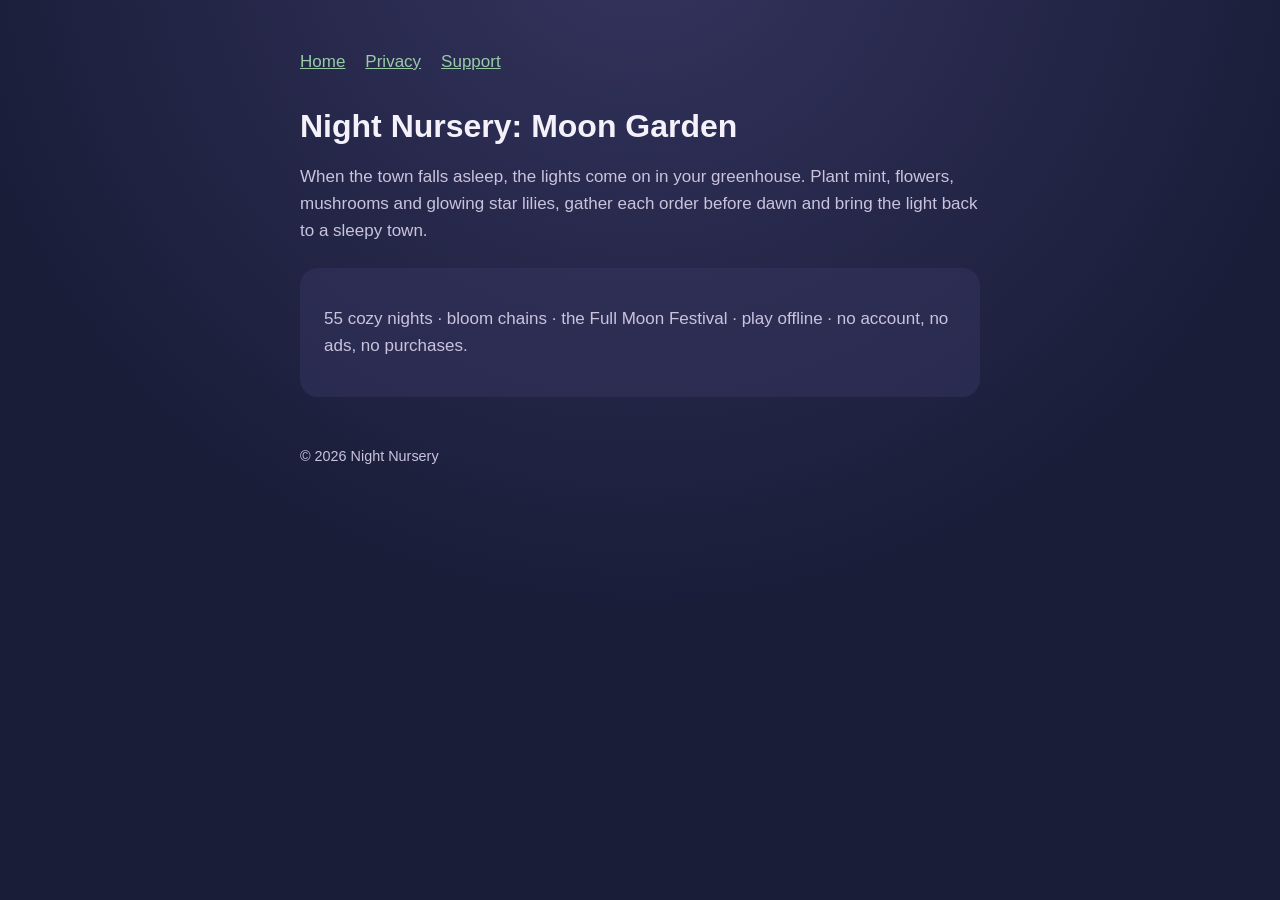
<file: index.html>
<!doctype html>
<html lang="en">
<head>
<meta charset="utf-8">
<meta name="viewport" content="width=device-width, initial-scale=1">
<title>Night Nursery: Moon Garden</title>
<meta name="description" content="A cozy night greenhouse game. Grow glowing plants and light up a sleepy town.">
<link rel="stylesheet" href="style.css">
</head>
<body><main>
<nav><a href="./">Home</a><a href="privacy/">Privacy</a><a href="support/">Support</a></nav>
<h1>Night Nursery: Moon Garden</h1>
<p>When the town falls asleep, the lights come on in your greenhouse. Plant mint, flowers, mushrooms and glowing star lilies, gather each order before dawn and bring the light back to a sleepy town.</p>
<div class="card">
<p>55 cozy nights · bloom chains · the Full Moon Festival · play offline · no account, no ads, no purchases.</p>
</div>
<footer>© 2026 Night Nursery</footer>
</main></body>
</html>
</file>
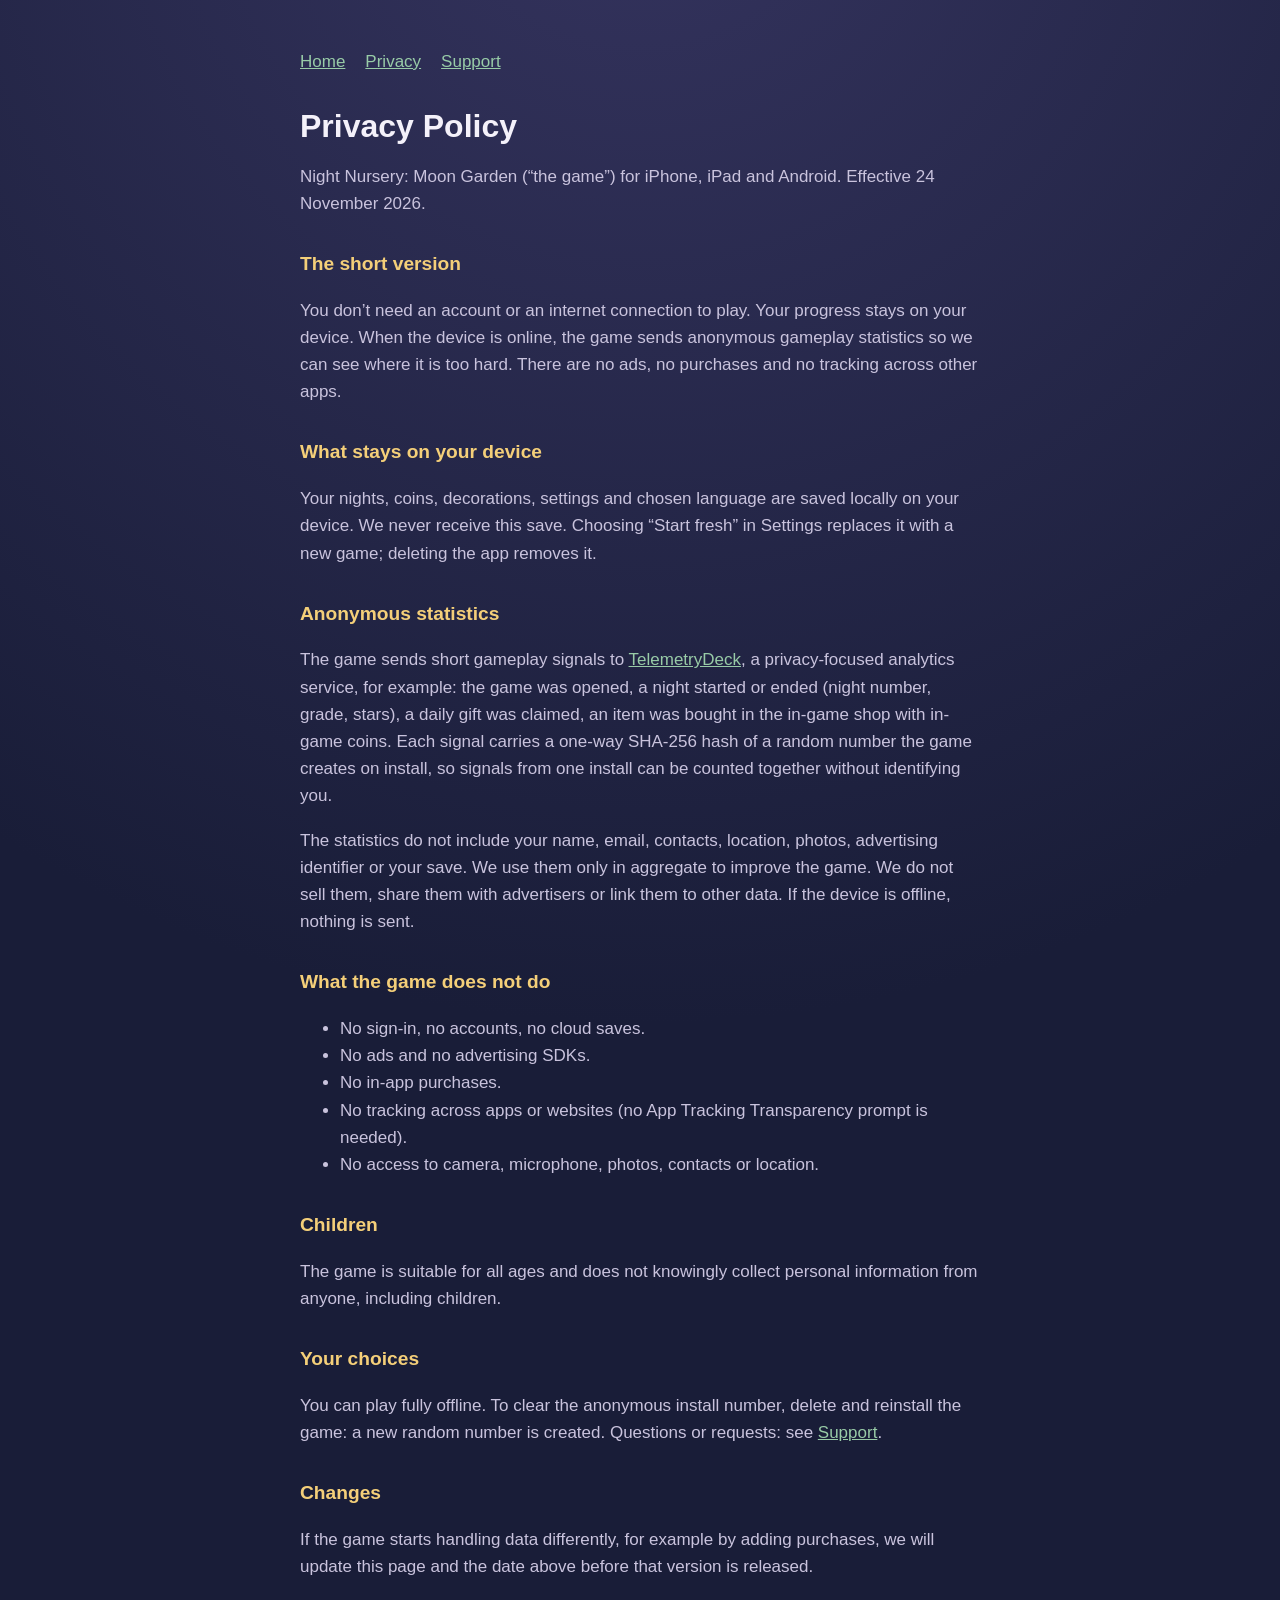
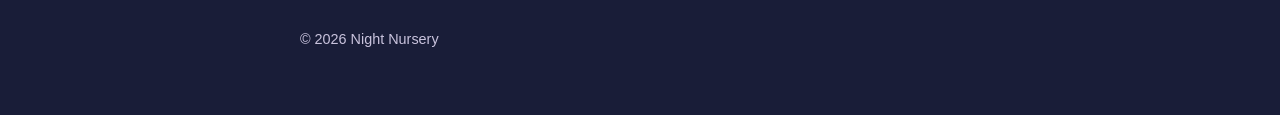
<file: privacy/index.html>
<!doctype html>
<html lang="en">
<head>
<meta charset="utf-8">
<meta name="viewport" content="width=device-width, initial-scale=1">
<title>Privacy Policy · Night Nursery</title>
<link rel="stylesheet" href="../style.css">
</head>
<body><main>
<nav><a href="../">Home</a><a href="./">Privacy</a><a href="../support/">Support</a></nav>
<h1>Privacy Policy</h1>
<p>Night Nursery: Moon Garden (“the game”) for iPhone, iPad and Android. Effective 24 November 2026.</p>

<h2>The short version</h2>
<p>You don’t need an account or an internet connection to play. Your progress stays on your device. When the device is online, the game sends anonymous gameplay statistics so we can see where it is too hard. There are no ads, no purchases and no tracking across other apps.</p>

<h2>What stays on your device</h2>
<p>Your nights, coins, decorations, settings and chosen language are saved locally on your device. We never receive this save. Choosing “Start fresh” in Settings replaces it with a new game; deleting the app removes it.</p>

<h2>Anonymous statistics</h2>
<p>The game sends short gameplay signals to <a href="https://telemetrydeck.com/privacy/">TelemetryDeck</a>, a privacy-focused analytics service, for example: the game was opened, a night started or ended (night number, grade, stars), a daily gift was claimed, an item was bought in the in-game shop with in-game coins. Each signal carries a one-way SHA-256 hash of a random number the game creates on install, so signals from one install can be counted together without identifying you.</p>
<p>The statistics do not include your name, email, contacts, location, photos, advertising identifier or your save. We use them only in aggregate to improve the game. We do not sell them, share them with advertisers or link them to other data. If the device is offline, nothing is sent.</p>

<h2>What the game does not do</h2>
<ul>
<li>No sign-in, no accounts, no cloud saves.</li>
<li>No ads and no advertising SDKs.</li>
<li>No in-app purchases.</li>
<li>No tracking across apps or websites (no App Tracking Transparency prompt is needed).</li>
<li>No access to camera, microphone, photos, contacts or location.</li>
</ul>

<h2>Children</h2>
<p>The game is suitable for all ages and does not knowingly collect personal information from anyone, including children.</p>

<h2>Your choices</h2>
<p>You can play fully offline. To clear the anonymous install number, delete and reinstall the game: a new random number is created. Questions or requests: see <a href="../support/">Support</a>.</p>

<h2>Changes</h2>
<p>If the game starts handling data differently, for example by adding purchases, we will update this page and the date above before that version is released.</p>

<footer>© 2026 Night Nursery</footer>
</main></body>
</html>
</file>
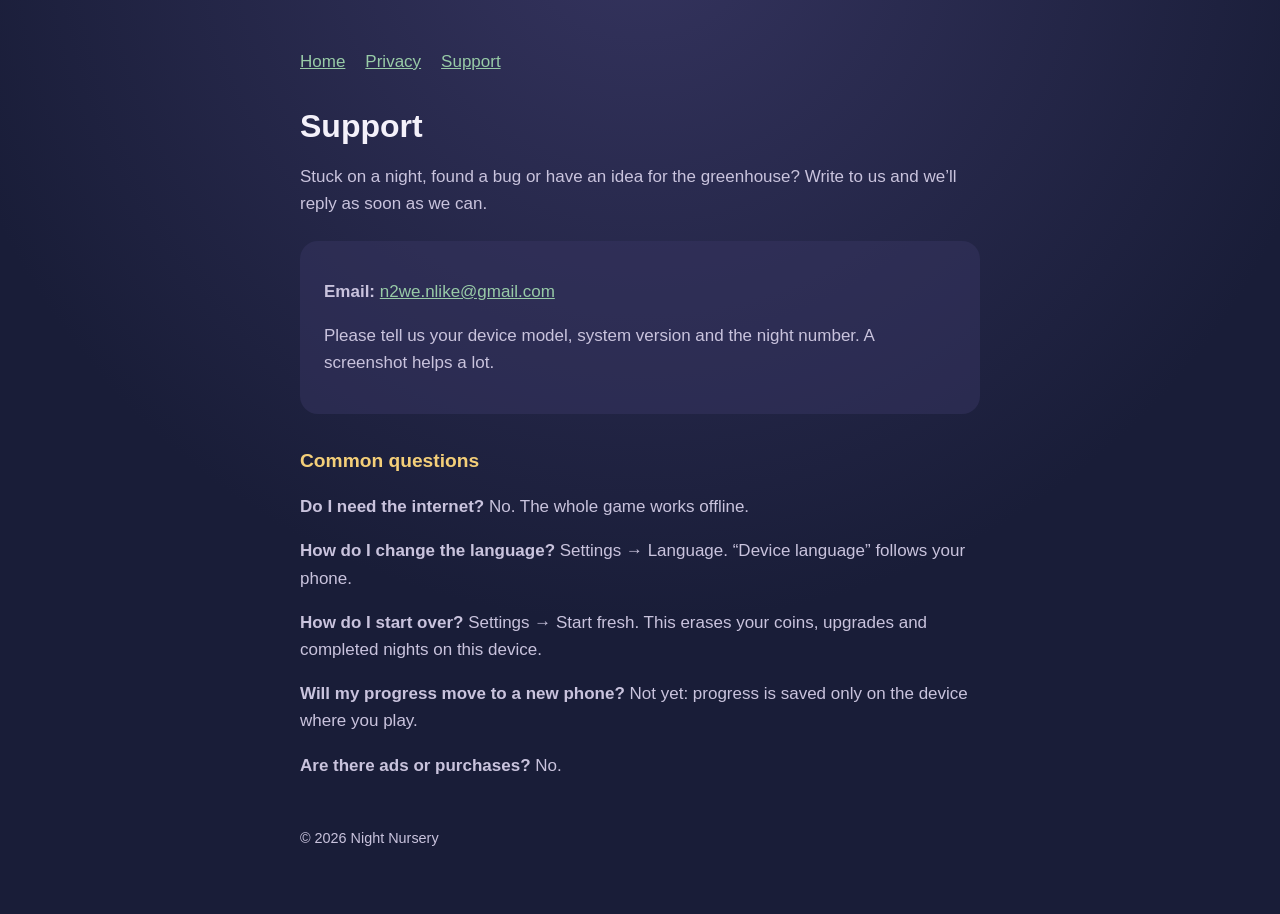
<file: support/index.html>
<!doctype html>
<html lang="en">
<head>
<meta charset="utf-8">
<meta name="viewport" content="width=device-width, initial-scale=1">
<title>Support · Night Nursery</title>
<link rel="stylesheet" href="../style.css">
</head>
<body><main>
<nav><a href="../">Home</a><a href="../privacy/">Privacy</a><a href="./">Support</a></nav>
<h1>Support</h1>
<p>Stuck on a night, found a bug or have an idea for the greenhouse? Write to us and we’ll reply as soon as we can.</p>
<div class="card">
<p><strong>Email:</strong> <a href="mailto:n2we.nlike@gmail.com?subject=Night%20Nursery%20support">n2we.nlike@gmail.com</a></p>
<p>Please tell us your device model, system version and the night number. A screenshot helps a lot.</p>
</div>

<h2>Common questions</h2>
<p><strong>Do I need the internet?</strong> No. The whole game works offline.</p>
<p><strong>How do I change the language?</strong> Settings → Language. “Device language” follows your phone.</p>
<p><strong>How do I start over?</strong> Settings → Start fresh. This erases your coins, upgrades and completed nights on this device.</p>
<p><strong>Will my progress move to a new phone?</strong> Not yet: progress is saved only on the device where you play.</p>
<p><strong>Are there ads or purchases?</strong> No.</p>

<footer>© 2026 Night Nursery</footer>
</main></body>
</html>
</file>
<file: style.css>
:root { color-scheme: dark; --bg: #191D38; --card: #35345F; --ink: #F4F1FA; --muted: #C9C3DD; --mint: #98CBA7; --glow: #F4CF79; }
* { box-sizing: border-box; }
body { margin: 0; background: radial-gradient(circle at 50% -10%, #35345F 0%, #191D38 60%); color: var(--ink); font: 17px/1.6 -apple-system, BlinkMacSystemFont, "Segoe UI", Roboto, sans-serif; min-height: 100vh; }
main { max-width: 720px; margin: 0 auto; padding: 48px 20px 64px; }
h1 { font-size: 2rem; line-height: 1.2; margin: 0 0 8px; }
h2 { font-size: 1.2rem; margin: 32px 0 8px; color: var(--glow); }
p, li { color: var(--muted); }
a { color: var(--mint); }
.card { background: rgba(53, 52, 95, .55); border-radius: 18px; padding: 20px 24px; margin-top: 24px; }
nav { display: flex; gap: 20px; margin-bottom: 32px; }
footer { margin-top: 48px; font-size: .9rem; color: var(--muted); }
</file>
